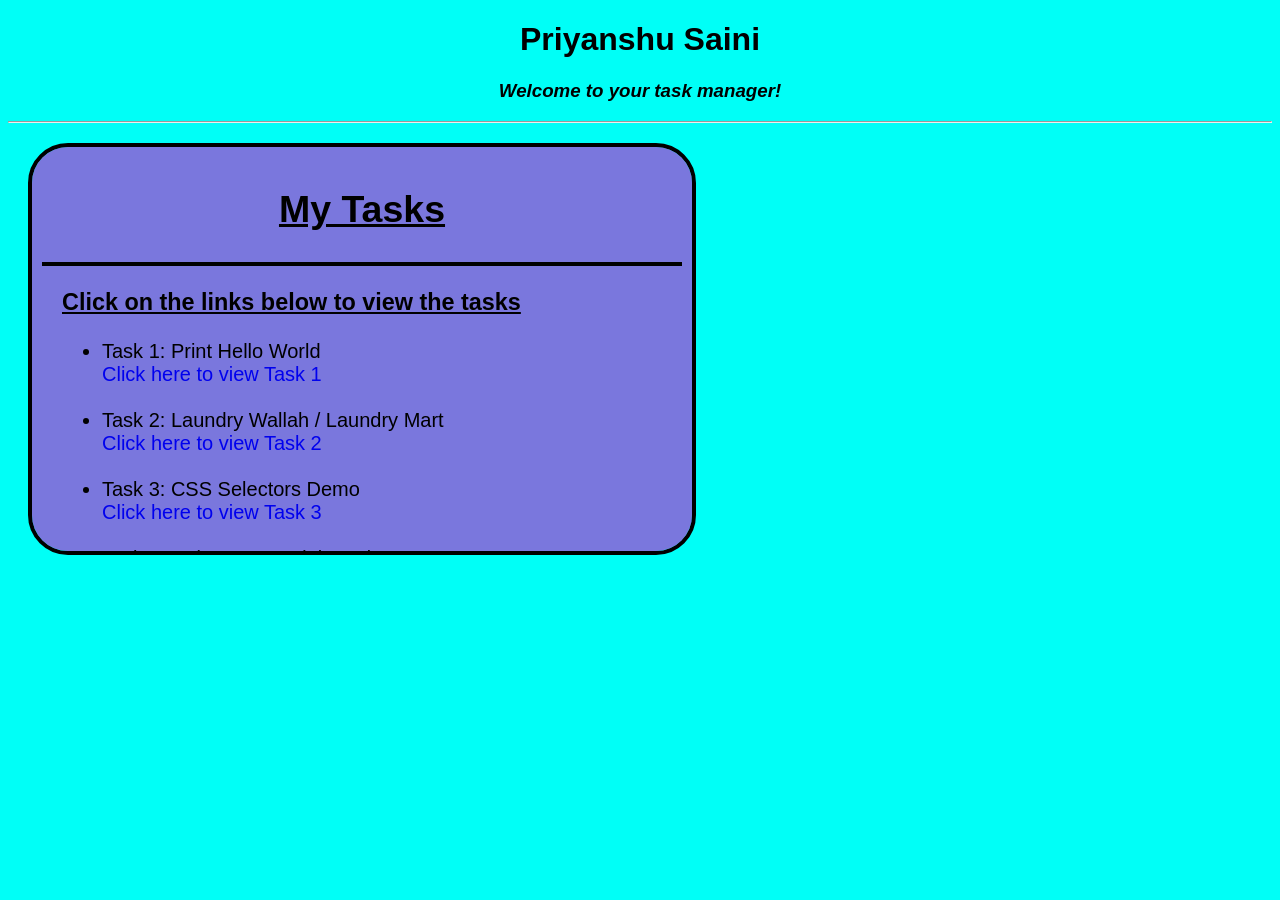
<file: index.html>
<!DOCTYPE html>
<html lang="en">

<head>
    <meta charset="UTF-8">
    <meta name="viewport" content="width=device-width, initial-scale=1.0">
    <title>My Tasks</title>
    <link rel="stylesheet" href="style.css">
    <link rel="shortcut icon" type="image/x-icon" href="favicon.ico">
</head>

<body>
    <header>
        <h1>Priyanshu Saini</h1>
        <h3><i>Welcome to your task manager!</i></h3>
        <hr />
    </header>

    <main>
        <section id="SubHead">
            <article></article>
                <h2><u>My Tasks</u></h2>
            </article>
        </section>
        <hr id="task-separator" />
        <section id="TaskLinks">
            <h3><u>Click on the links below to view the tasks</u></h3>
            <ul>
                <li>Task 1: Print Hello World<br />
                    <a target="_blank" href="Task1/Task1.html">Click here to view Task 1</a>
                </li>
                <br />
                <li>Task 2: Laundry Wallah / Laundry Mart<br />
                    <a target="_blank" href="Task2/Task2.html">Click here to view Task 2</a>
                </li>
                <br />
                <li>Task 3: CSS Selectors Demo<br />
                    <a target="_blank" href="Task3/Task3.html">Click here to view Task 3</a>
                </li>
                <br />
                <li>Task 4: Units, Box Models and Fonts<br />
                    <a target="_blank" href="Task4/Task4.html">Click here to view Task 4</a>
                </li>
                <br />
                <li>Task 5: Laundry Services Hero Section<br />
                    <a target="_blank" href="Task5/Task5.html">Click here to view Task 5</a>
                </li>
                <br />
                <li>Task 6: Laundry Services Login Page<br />
                    <a target="_blank" href="Task6/Task6.html">Click here to view Task 6</a>
                </li>
                <br />
                <li>Task 7: Laundry Services Home Page Responsive<br />
                    <a target="_blank" href="Task7/Task7.html">Click here to view Task 7</a>
                </li>
                <br />
                <li>Task 8: Laundry Services Hamburger Menu<br />
                    <a target="_blank" href="Task8/Task8.html">Click here to view Task 8</a>
                </li>
                <br />
                <li>Task 9: Button Interactive (Transforms)<br />
                    <a target="_blank" href="Task9/Task9.html">Click here to view Task 9</a>
                </li>
                <br />
                <li>Task 10: Adding Animation to The Image<br />
                    <a target="_blank" href="Task10/Task10.html">Click here to view Task 10</a>
                </li>
                <br />
            </ul>
        </section>
    </main>
</body>
</html>
</file>
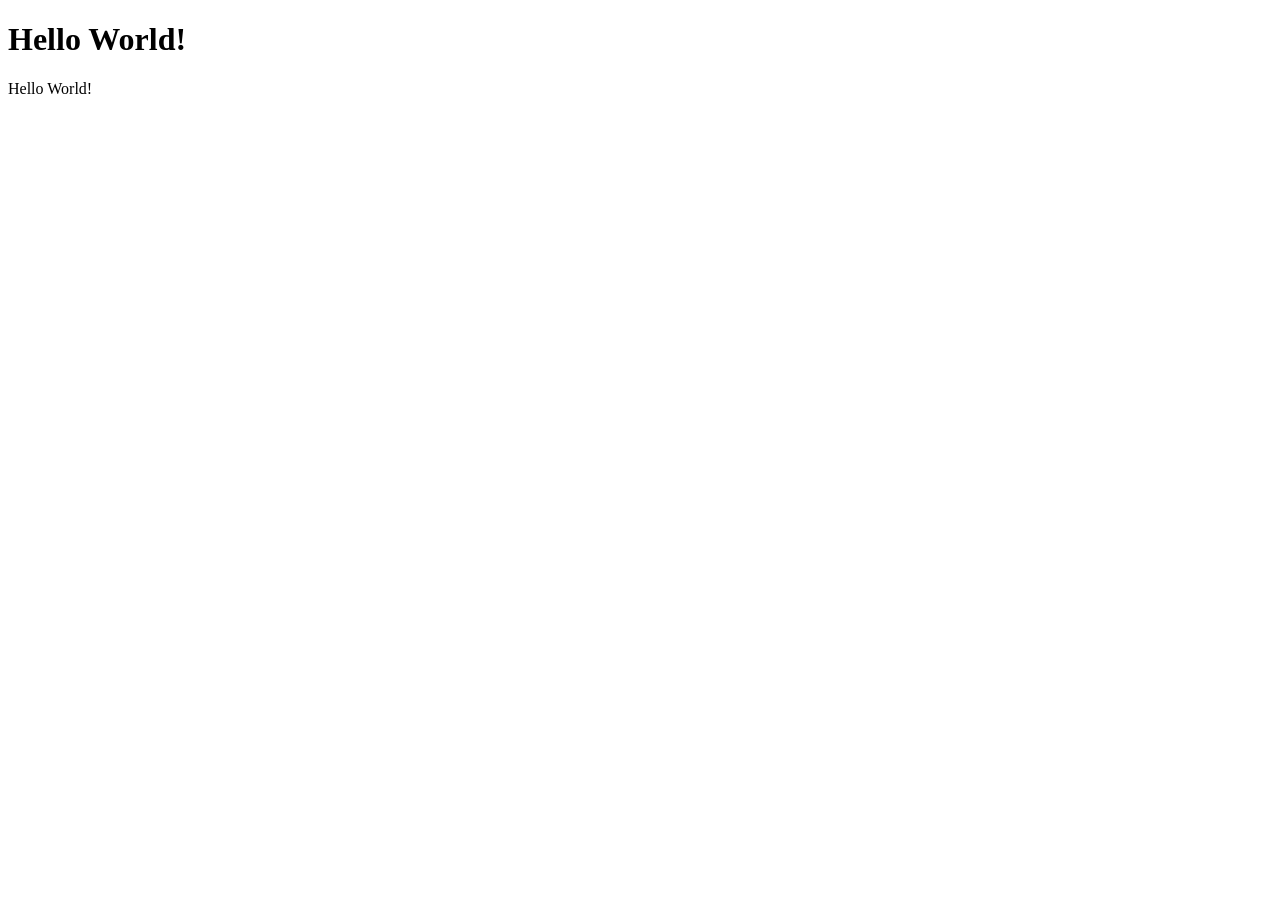
<file: Task1.html>
<!DOCTYPE html>
<html lang="en">
<head>
    <meta charset="UTF-8">
    <meta name="viewport" content="width=device-width, initial-scale=1.0">
    <title>Hello World</title>
</head>
<body>
        <h1>Hello World!</h1>
        <p>Hello World!</p>
</body>
</html>
</file>
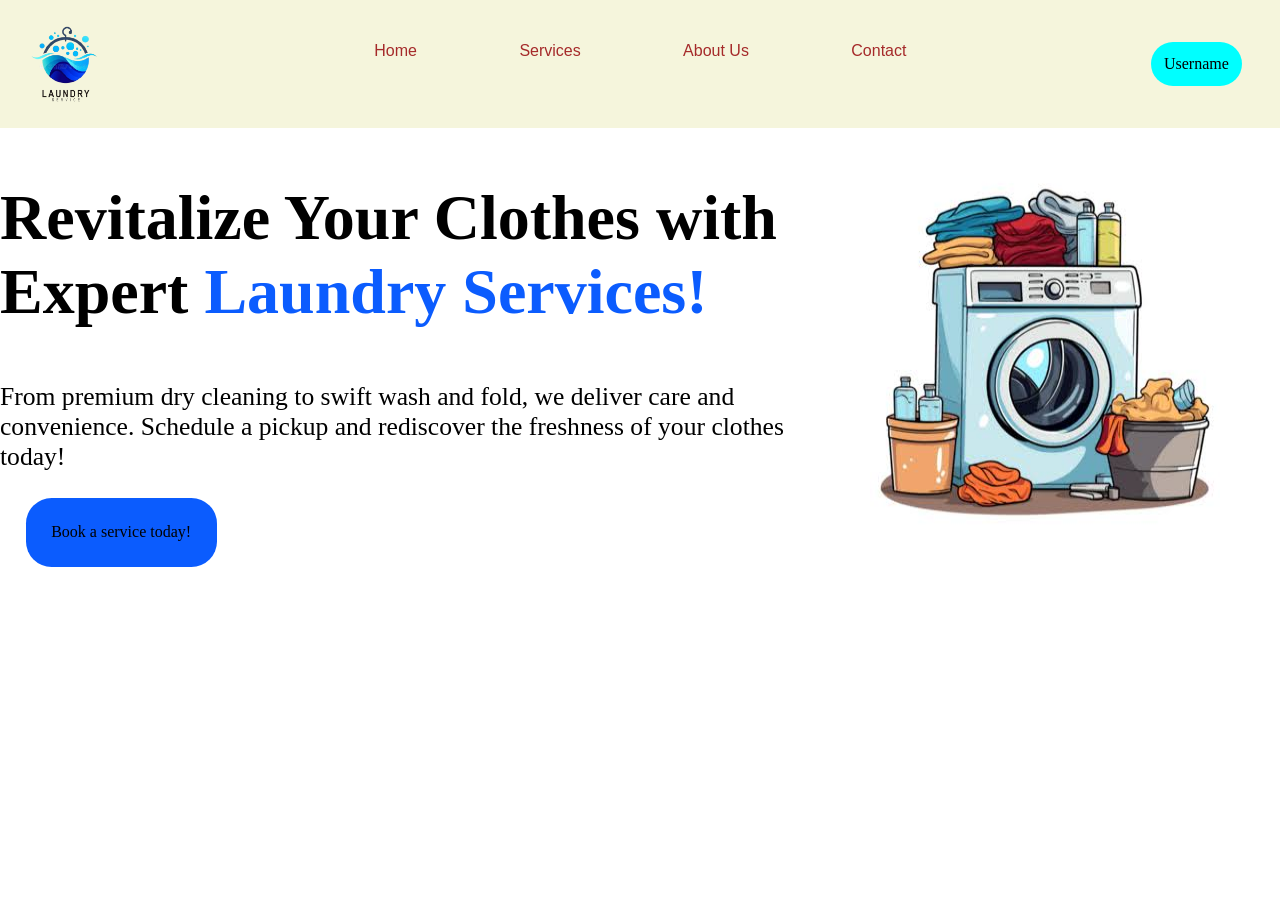
<file: Task10/Task10.html>
<!doctype html>
<html lang="en">
  <head>
    <meta charset="UTF-8" />
    <meta name="viewport" content="width=device-width, initial-scale=1.0" />
    <link rel="stylesheet" href="style.css" />
    <title>Laundry Services</title>
  </head>

  <body>
    <header>
      <img src="cart-template-196263011-removebg-preview.png" alt="" />
      <button class="hamburger" aria-label="Toggle menu">
        <span></span>
        <span></span>
        <span></span>
      </button>
      <ul>
        <li><a href="#">Home</a></li>
        <li><a href="#">Services</a></li>
        <li><a href="#">About Us</a></li>
        <li><a href="#">Contact</a></li>
      </ul>
      <span>Username</span>
    </header>

    <main>
      <section>
        <h1>
          Revitalize Your Clothes with Expert
          <span class="highlight">Laundry Services!</span>
        </h1>
        <div>
          From premium dry cleaning to swift wash and fold, we deliver care and
          convenience. Schedule a pickup and rediscover the freshness of your
          clothes today!
        </div>
        <a href="#">Book a service today!</a>
      </section>
      <img src="images (5).jpg" alt="" />
    </main>
  </body>
</html>
</file>
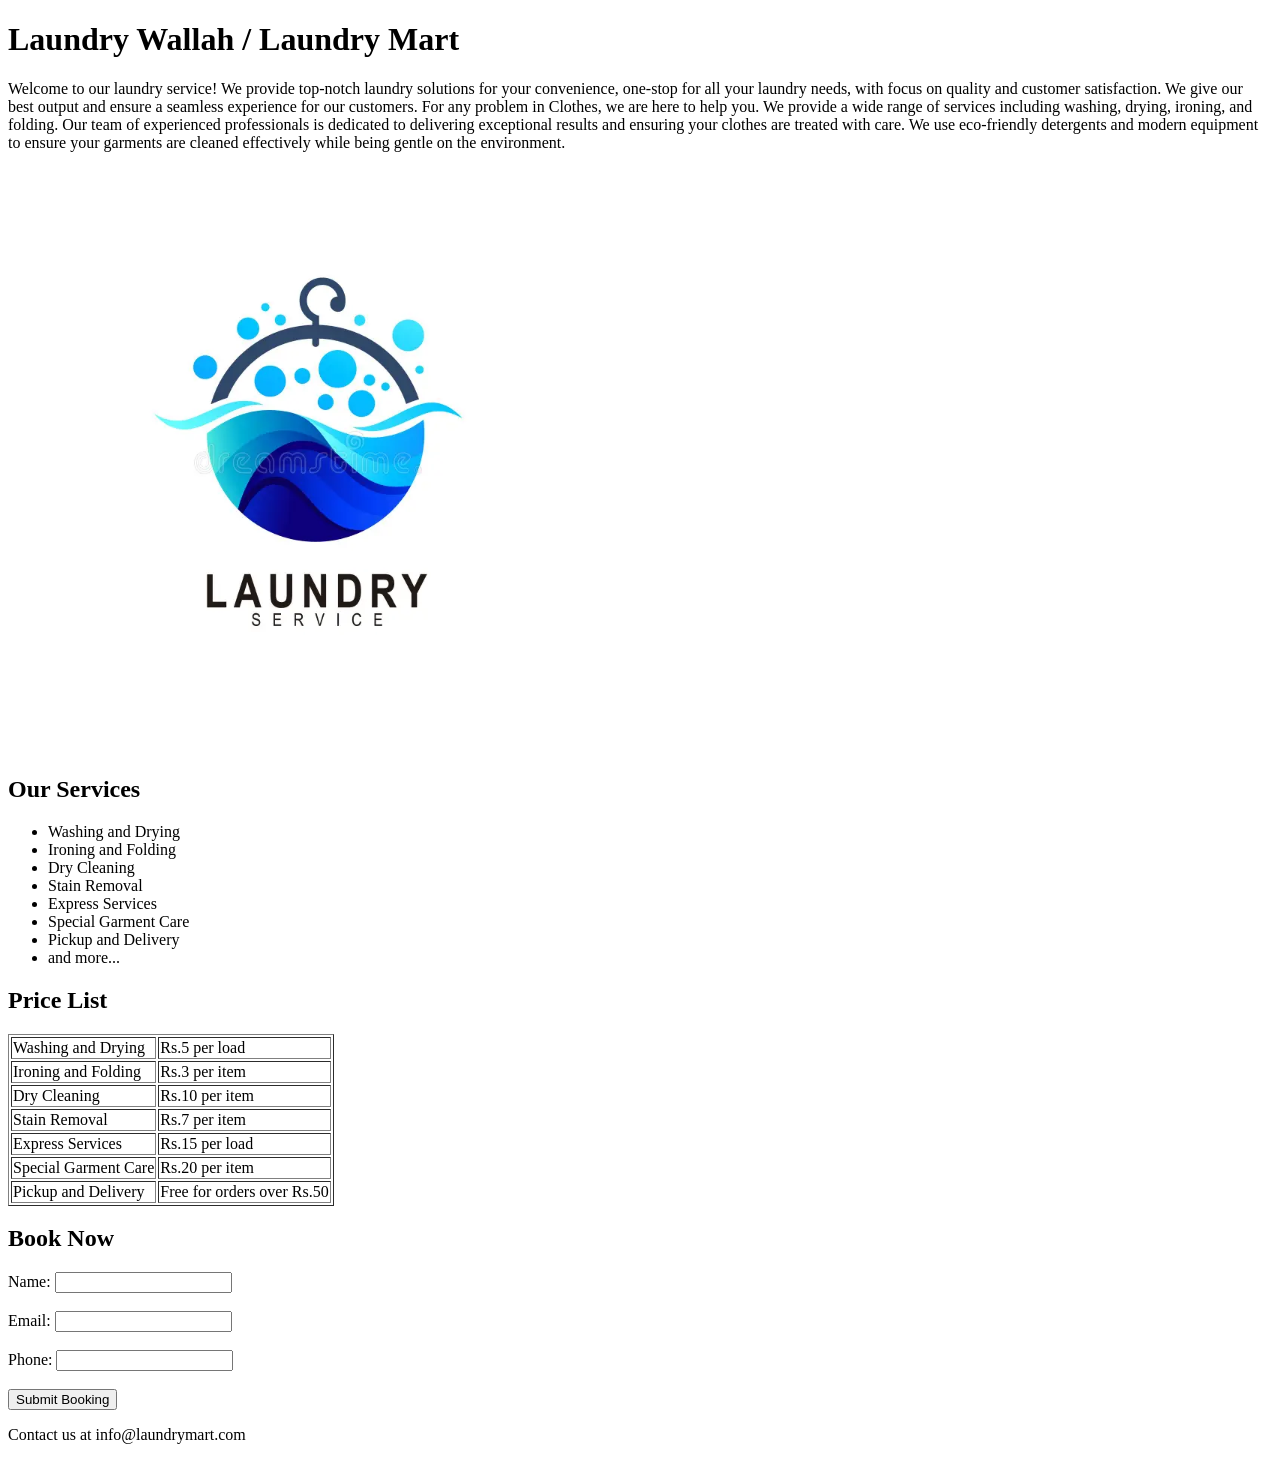
<file: Task2/Task2.html>
<!DOCTYPE html>
<html lang="en">
<head>
    <meta charset="UTF-8">
    <meta name="viewport" content="width=device-width, initial-scale=1.0">
    <title>Laundry Wallah / Laundry Mart </title>
</head>

<body>
    <h1>Laundry Wallah / Laundry Mart</h1>
    <section id="About"> Welcome to our laundry service! We provide top-notch laundry solutions for your
        convenience, one-stop for all your laundry needs, with focus on quality and
        customer satisfaction. We give our best output and ensure a seamless experience for our customers.
        For any problem in Clothes, we are here to help you. We provide a wide range of services including washing, drying, 
        ironing, and folding. Our team of experienced professionals is dedicated to delivering exceptional results and ensuring 
        your clothes are treated with care. We use eco-friendly detergents and modern equipment to ensure your garments are 
        cleaned effectively while being gentle on the environment.
    </section>
    <img style="width: 50%; max-width: 600px;" src="cart-template-196263011.webp" alt="">

    <main>
        <section id="services">
            <h2>Our Services</h2>
            <ul>
                <li>Washing and Drying</li>
                <li>Ironing and Folding</li>
                <li>Dry Cleaning</li>
                <li>Stain Removal</li>
                <li>Express Services</li>
                <li>Special Garment Care</li>
                <li>Pickup and Delivery</li>
                <li>and more...</li>
            </ul>
        </section>

        <section id="Prices">
            <h2>Price List</h2>
            <table border="1">
                <tr>
                    <td>Washing and Drying</td>
                    <td>Rs.5 per load</td>
                </tr>
                <tr>
                    <td>Ironing and Folding</td>
                    <td>Rs.3 per item</td>
                </tr>
                <tr>
                    <td>Dry Cleaning</td>
                    <td>Rs.10 per item</td>
                </tr>
                <tr>
                    <td>Stain Removal</td>
                    <td>Rs.7 per item</td>
                </tr>
                <tr>
                    <td>Express Services</td>
                    <td>Rs.15 per load</td>
                </tr>
                <tr>
                    <td>Special Garment Care</td>
                    <td>Rs.20 per item</td>
                </tr>
                <tr>
                    <td>Pickup and Delivery</td>
                    <td>Free for orders over Rs.50</td>
                </tr>
            </table>
        </section>

        <section id="Book">
            <h2>Book Now</h2>
            <form action="">
                <label for="name">Name:</label>
                <input type="text" id="name" name="name" required><br><br>

                <label for="email">Email:</label>
                <input type="email" id="email" name="email" required><br><br>

                <label for="phone">Phone:</label>
                <input type="tel" id="phone" name="phone" required><br><br>

                <input type="submit" value="Submit Booking">
            </form>
        </section>
    </main>

    <footer>
        <p>Contact us at info@laundrymart.com</p>
    </footer>
</body>

</html>
</file>
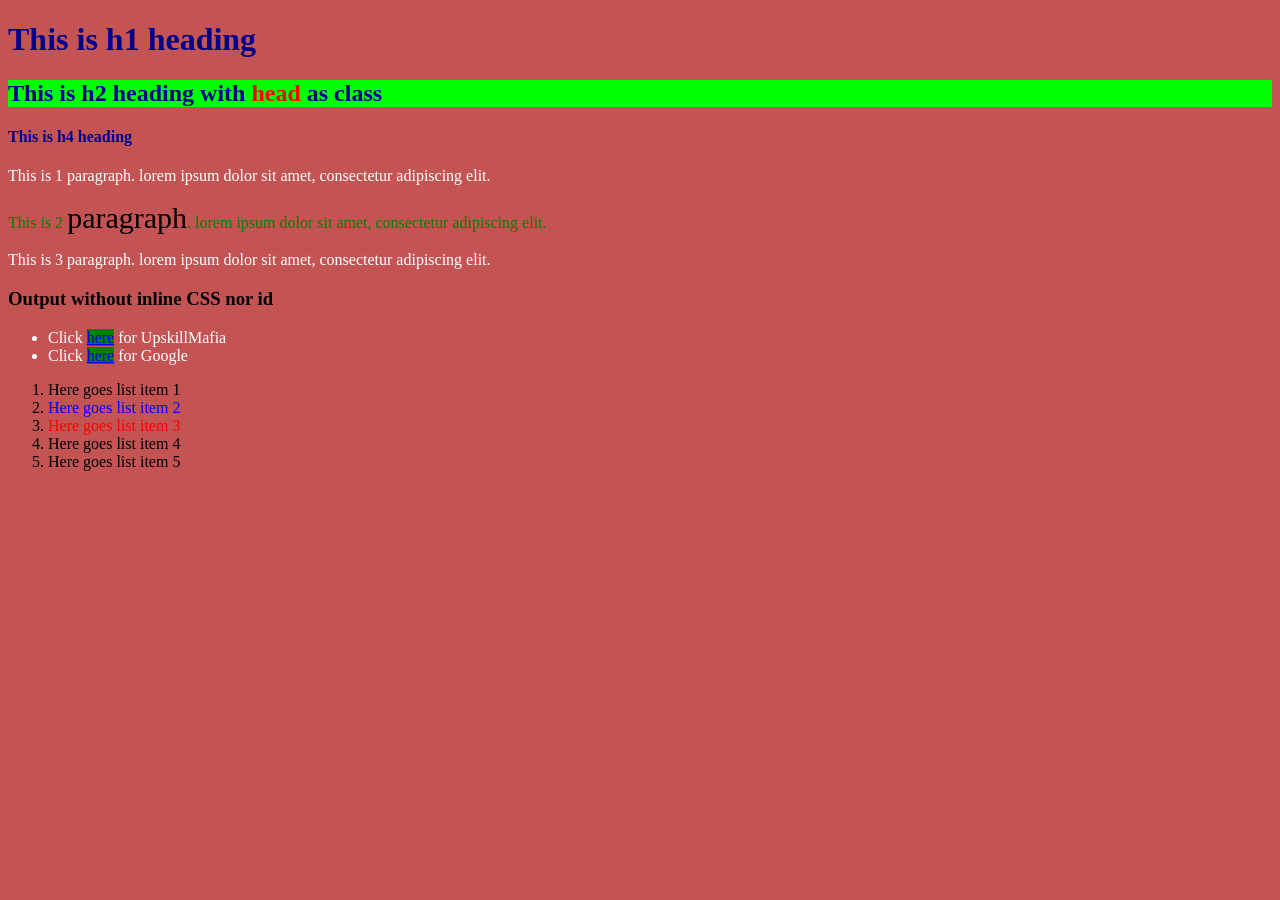
<file: Task3/Task3.html>
<!DOCTYPE html>
<html lang="en">

<head>
    <meta charset="UTF-8">
    <meta name="viewport" content="width=device-width, initial-scale=1.0">
    <title>CSS Selectors Demo</title>
    <link rel="stylesheet" href="style.css">
</head>

<body>

    <h1 class="head">This is h1 heading</h1>
    <h2 class="head" id="bglime">This is h2 heading with <span>head</span> as class</h2>
    <h4 class="head">This is h4 heading</h4>

    <p>This is 1 paragraph. lorem ipsum dolor sit amet, consectetur adipiscing elit.</p>
    <p id="para">This is 2 <span>paragraph</span>. lorem ipsum dolor sit amet, consectetur adipiscing elit.</p>
    <p>This is 3 paragraph. lorem ipsum dolor sit amet, consectetur adipiscing elit.</p>

    <h3>Output without inline CSS nor id</h3>
    <ul>
        <li>
            Click <a href="#">here</a> for UpskillMafia
        </li>
        <li>
            Click <a href="#">here</a> for Google
        </li>
    </ul>

    <ol>
        <li>Here goes list item 1</li>
        <li>
            <div>Here goes list item 2</div>
        </li>
        <li>
            <span>Here goes list item 3</span>
        </li>
        <li>Here goes list item 4</li>
        <li>Here goes list item 5</li>
    </ol>
</body>
</file>
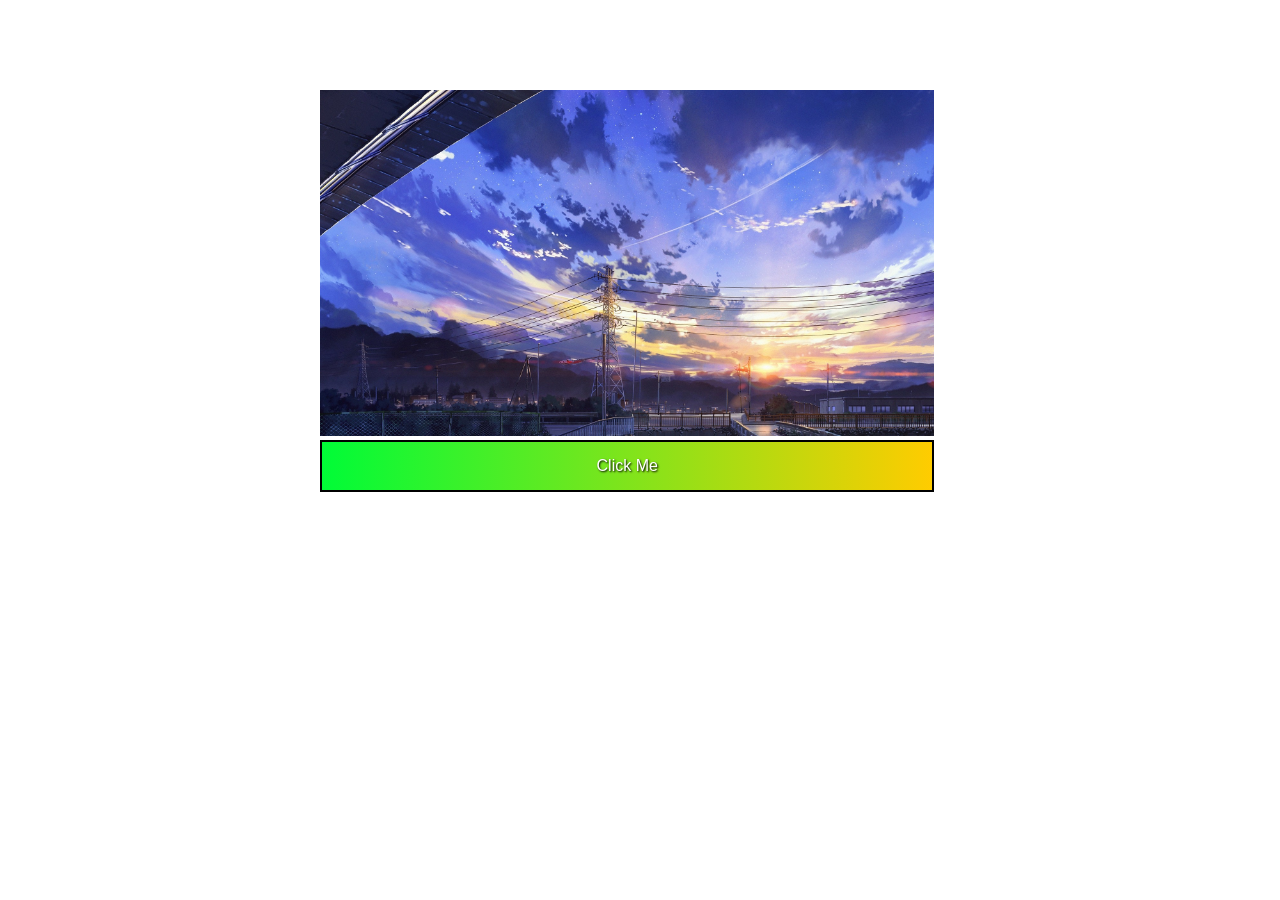
<file: Task4/Task4.html>
<!DOCTYPE html>
<html lang="en">
<head>
    <meta charset="UTF-8">
    <meta name="viewport" content="width=device-width, initial-scale=1.0">
    <link rel="stylesheet" href="style.css">
    <title>Units, Box Models and Fonts</title>
</head>
<body>
    <div class="container">
        <img src="desktop-1920x1080.jpg" alt="">
        <button>Click Me</button>
    </div>
</body>
</html>
</file>
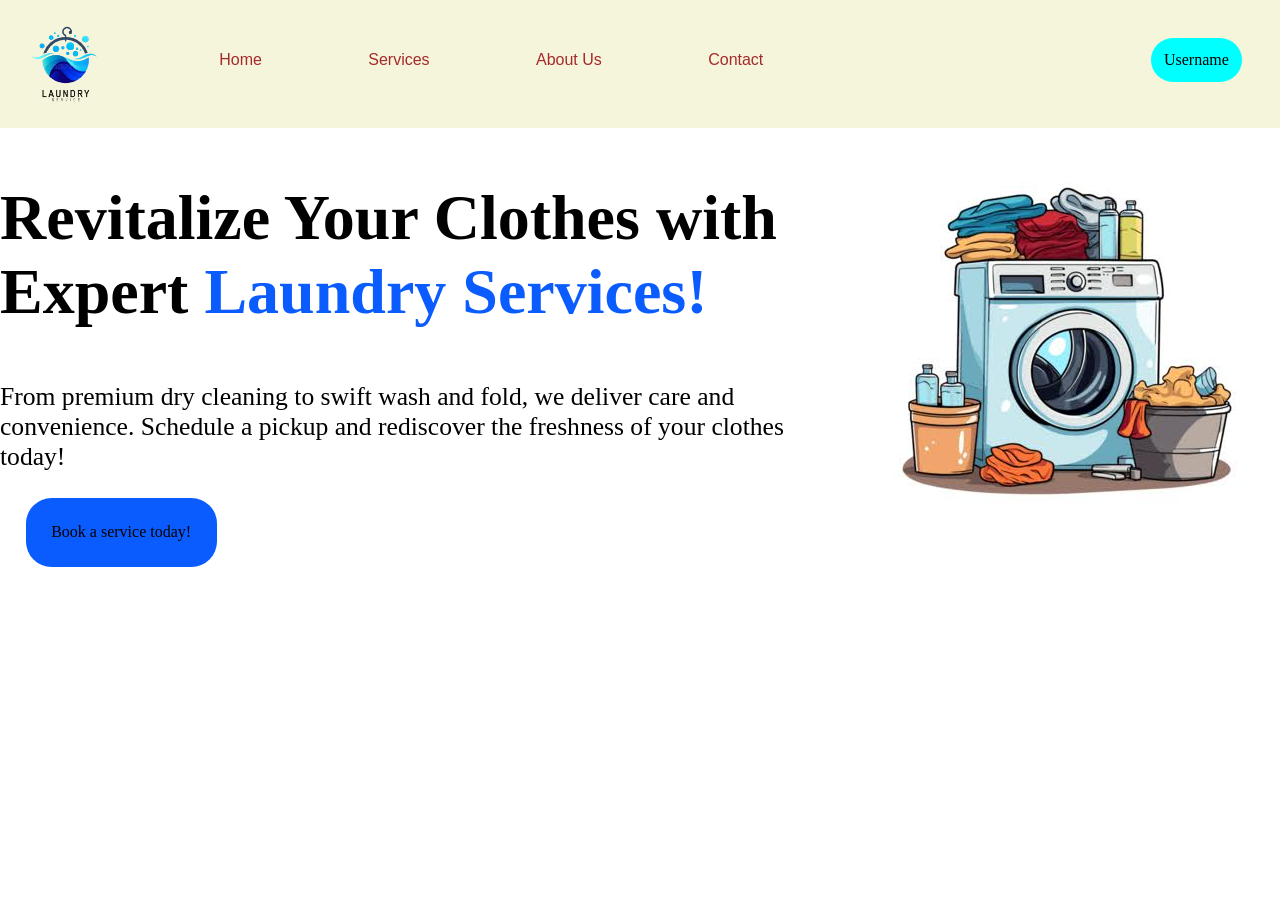
<file: Task5/Task5.html>
<!doctype html>
<html lang="en">
  <head>
    <meta charset="UTF-8" />
    <meta name="viewport" content="width=device-width, initial-scale=1.0" />
    <link rel="stylesheet" href="style.css" />
    <title>Laundry Services</title>
  </head>

  <body>
    <header>
      <img src="cart-template-196263011-removebg-preview.png" alt="" />
      <ul>
        <li><a href="#">Home</a></li>
        <li><a href="#">Services</a></li>
        <li><a href="#">About Us</a></li>
        <li><a href="#">Contact</a></li>
      </ul>
      <span>Username</span>
    </header>

    <main>
      <section>
        <h1>
          Revitalize Your Clothes with Expert
          <span class="highlight">Laundry Services!</span>
        </h1>
        <div>
          From premium dry cleaning to swift wash and fold, we deliver care and
          convenience. Schedule a pickup and rediscover the freshness of your
          clothes today!
        </div>
        <a href="#">Book a service today!</a>
      </section>
      <img src="images (5).jpg" alt="" />
    </main>
  </body>
</html>
</file>
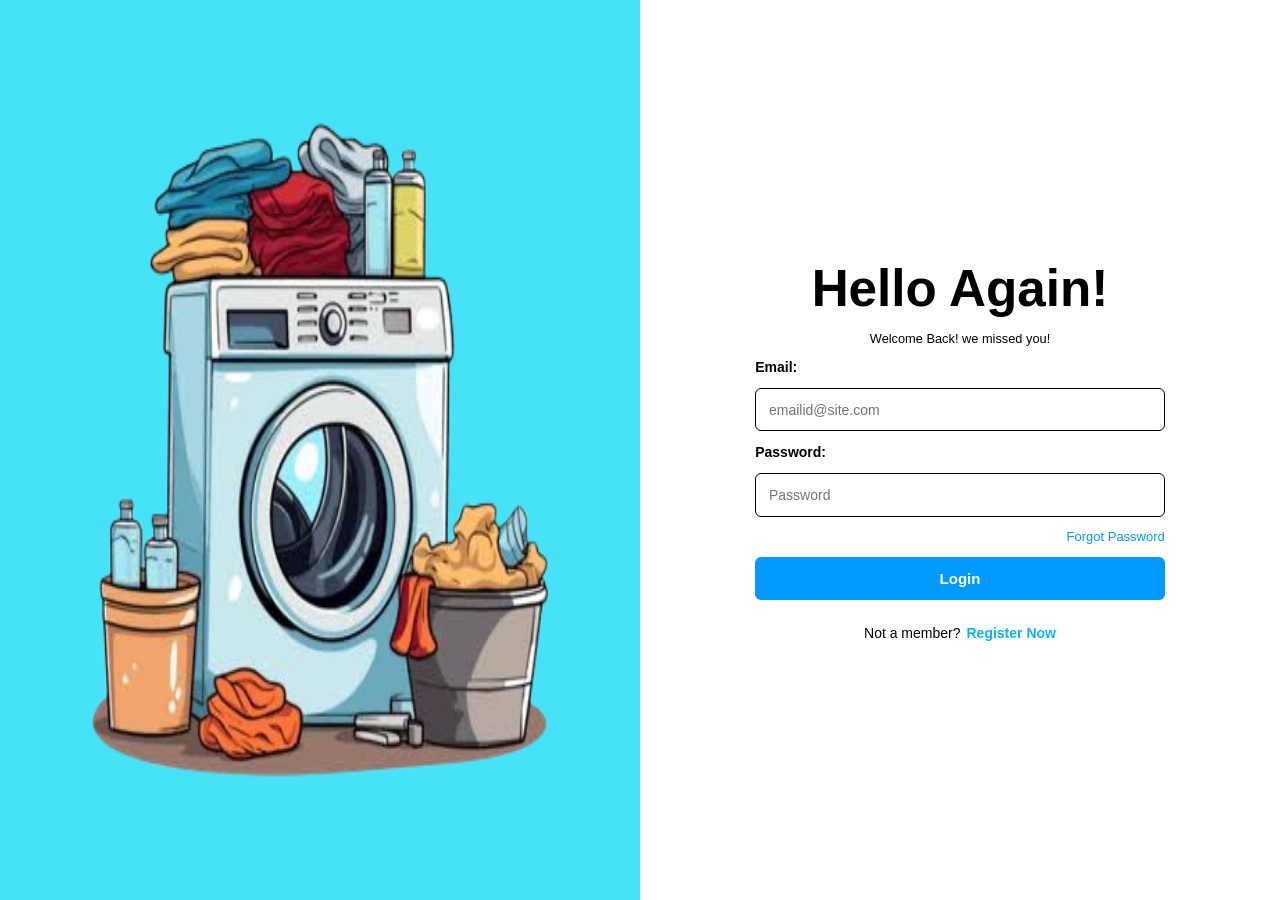
<file: Task6/Task6.html>
<!doctype html>
<html lang="en">
  <head>
    <meta charset="UTF-8" />
    <meta name="viewport" content="width=device-width, initial-scale=1.0" />
    <title>Login Page</title>
    <link rel="stylesheet" href="style.css" />
  </head>
  <body>
    <img src="images__5_-removebg-preview.png" alt="" />
    <div id="Form">
      <h1>Hello Again!</h1>
      <h2>Welcome Back! we missed you!</h2>
      <form>
        <div id="inputs">
          <label for="email">Email:</label>
          <input
            id="email"
            type="email"
            placeholder="emailid@site.com"
            title="Email"
          />
          <label for="password">Password:</label>
          <input
            id="password"
            type="password"
            placeholder="Password"
            title="Password"
          />
        </div>
        <button id="Forgot" type="button"><span>Forgot Password</span></button>
        <button id="Login" type="submit">Login</button>
        <div class="NotMem">
          <p>Not a member?</p>
          <p id="Register" href="#">Register Now</p>
        </div>
      </form>
    </div>
  </body>
</html>
</file>
<file: style.css>
body {
  background-color: rgb(0, 255, 247);
  font-family: Arial, sans-serif;
}

header {
  text-align: center;
}

#task-separator {
  border: 2px solid black;
}

main {
  margin: 20px;
  padding: 10px;
  background-color: rgba(198, 36, 206, 0.618);
  border: 4px solid black;
  border-radius: 40px;
  text-align: justify;
  width: 50vw;
  height: 30vw;
  overflow: auto;
  scrollbar-width: none;
}

#SubHead {
  margin: 20px;
  text-align: center;
  font-size: 25px;
}

#TaskLinks {
  margin: 20px;
  font-size: 20px;
}

a {
  text-decoration: none;
}

li :hover {
  color: lightgreen;
}

@media (max-width: 768px) {
  main {
    margin: 20px;
    padding: 10px;
    background-color: rgba(198, 36, 206, 0.618);
    border: 4px solid black;
    border-radius: 40px;
    text-align: justify;
    width: 80vw;
    height: 50vw;
    overflow: auto;
    scrollbar-width: none;
  }
}

@media (max-width: 426px) {
  main {
    margin: 20px;
    padding: 10px;
    background-color: rgba(198, 36, 206, 0.618);
    border: 4px solid black;
    border-radius: 40px;
    text-align: justify;
    width: 80vw;
    height: 150vw;
    overflow: auto;
    scrollbar-width: none;
  }

  h3 {
    font-size: 5vw;
  }

  li {
    font-size: 4vw;
  }
}
</file>
<file: Task10/style.css>
body {
  margin: 0;
  padding: 0;
  width: 100vw;
}

header {
  height: 10vw;
  background-color: beige;
  display: flex;
  align-items: center;
  justify-content: space-between;
}

header > img {
  display: inline-block;
  width: auto;
  height: 10vw;
}

header > ul {
  display: flex;
  align-items: center;
  margin: 0vw 0vw 2vw;
}

ul > li {
  display: inline-block;
  border-radius: 2vw;
  margin: 2vw 1vw;
  padding: 2vw;
}

li > a {
  padding: 1vw;
  color: brown;
  text-decoration: none;
  font-family: "Franklin Gothic Medium", "Arial Narrow", Arial, sans-serif;
}

li > a:hover {
  background-color: azure;
  border-radius: 2vw;
  padding: 1vw;
}

header > span {
  margin: 3vw;
  background-color: aqua;
  border-radius: 2vw;
  padding: 1vw;
}

.hamburger {
  display: none;
  flex-direction: column;
  justify-content: space-between;
  width: 8vw;
  height: 6vw;
  cursor: pointer;
  margin-right: 3vw;
  background: none;
  border: none;
  padding: 0;
}

.hamburger span {
  display: block;
  height: 0.8vw;
  width: 100%;
  background-color: brown;
  border-radius: 1vw;
}

main {
  display: flex;
  overflow-x: hidden;
}

main > img {
  margin: 2vw;
  padding: 1vw;
  float: right;
  animation-name: abc;
  animation-duration: 3s;
  animation-iteration-count: infinite;
  --r: 2vw;
}

@keyframes abc {
  0% {
    transform: translateX(calc(-1 * var(--r))) rotate(0deg) translateX(var(--r)) rotate(0deg) scale(1, 1);
  }
  10% {
    transform: translateX(calc(-1 * var(--r))) rotate(0deg) translateX(var(--r)) rotate(0deg) scale(1.25, 0.75);
  }
  20% {
    transform: translateX(calc(-1 * var(--r))) rotate(0deg) translateX(var(--r)) rotate(0deg) scale(1, 1);
  }
  80%, 100% {
    transform: translateX(calc(-1 * var(--r))) rotate(360deg) translateX(var(--r)) rotate(-360deg) scale(1, 1);
  }
}

main > section {
  width: 65vw;
  height: 35vw;
  display: inline-block;
  overflow: hidden;
}

h1 {
  font-size: 5vw;
}

h1 > .highlight {
  color: rgb(11, 92, 254);
}

div {
  font-size: 2vw;
}

section > a {
  display: inline-block;
  margin: 2vw;
  padding: 2vw;
  background-color: rgb(11, 92, 254);
  border-radius: 2vw;
  text-decoration: none;
  color: black;
  transition: transform 1s ease;
}

section > a:hover {
  transform: scale(1.2) rotate(-10deg);
}

@media (max-width: 1024px) {
  header {
    height: 10vw;
    background-color: beige;
  }

  header > img {
    height: 10vw;
  }

  main > section {
    width: 60vw;
    display: inline-block;
    overflow: visible;
  }

  h1 {
    font-size: 4.5vw;
  }

  div {
    font-size: 1.8vw;
  }
}

@media (max-width: 768px) {
  header {
    height: 10vw;
    background-color: beige;
  }

  header > img {
    height: 8vw;
  }

  ul > li {
    margin: 1vw 0.5vw;
    padding: 1vw;
  }

  li > a {
    padding: 0.7vw;
    font-size: 1.6vw;
  }

  header > span {
    margin: 2vw;
    padding: 0.8vw;
    font-size: 1.6vw;
  }

  main > img {
    width: 40vw;
  }

  main > section {
    width: 60vw;
    display: inline-block;
    overflow: visible;
  }

  h1 {
    font-size: 4vw;
  }

  div {
    font-size: 1.6vw;
  }

  section > a {
    font-size: 1.6vw;
  }
}

@media (max-width: 426px) {
  header {
    height: 15vw;
    background-color: beige;
    position: relative;
  }

  header > img {
    height: 10vw;
  }

  .hamburger {
    display: flex;
  }

  header > ul {
    display: flex;
    position: absolute;
    top: 15vw;
    right: 0;
    width: 60vw;
    height: 0;
    overflow: hidden;
    background-color: black;
    flex-direction: column;
    align-items: flex-start;
    justify-content: center;
    margin: 0;
    padding: 0 5vw;
  }

  .hamburger:focus ~ ul {
    height: 100vh;
    transform: translateX(0);
  }

  header > ul li > a {
    color: white;
    font-size: 5vw;
  }

  header > span {
    margin: 3vw;
    padding: 1vw;
    font-size: 3vw;
  }

  main {
    display: flex;
    flex-direction: column;
  }

  main > img {
    margin: 2vw;
    padding: 1vw;
    width: 95vw;
  }

  main > section {
    margin: 1vw;
    padding: 2vw;
    width: 99vw;
    height: auto;
    display: inline-block;
    overflow: visible;
  }

  h1 {
    font-size: 10vw;
  }

  div {
    font-size: 6vw;
  }

  section > a {
    font-size: 6vw;
  }
}
</file>
<file: Task3/style.css>
body{
    background-color: rgb(196, 84, 84);
}

.head{
    color: darkblue;
}

#bglime{
    background-color: lime;
}

#bglime span{
    color:red;
}

p{
    color:white;
}

#para{
    color: green;
}

#para span{
    color:black;
    font-size: 30px;
}

ul{
    color: white;
}

ul a{
    background-color: green;
}

ol > li > span{
    color: red;
}

ol > li > div{
    color: blue;
}
</file>
<file: Task4/style.css>
* {
    box-sizing: border-box;
}

body {
    margin: 10vh 25vw;
}

.container img {
    width: 48vw;
}

.container button {
    margin: 0px;
    width: 48vw;
    background: linear-gradient(to right, #00fc37, #ffcc00);
    border: 2px solid #000;
    color: white;
    padding: 15px 32px;
    text-align: center;
    text-shadow: 1px 1px 2px black;
    font-family: 'Lucida Sans', 'Lucida Sans Regular', 'Lucida Grande', 'Lucida Sans Unicode', Geneva, Verdana, sans-serif;
    font-size: 16px;
    cursor: pointer;
}
</file>
<file: Task5/style.css>
body {
    margin: 0;
    padding: 0;
    width: 100vw;
}

header{
    height: 10vw;
    background-color: beige;
}

header > img{
    display: inline-block;
    width: auto;
    height: 10vw;
    float: left;
    
}

header > ul{
    display: inline-block;
    margin: 0vw 0vw 2vw;
}

ul > li{
    display: inline-block;
    border-radius: 2vw;
    margin: 2vw 1vw;
    padding: 2vw;
}

li > a{
    padding: 1vw;
    color: brown;
    text-decoration: none;
    font-family: 'Franklin Gothic Medium', 'Arial Narrow', Arial, sans-serif;
}

li > a:hover{
    background-color: azure;
    border-radius: 2vw;
    padding: 1vw;
}

header > span{
    float: right;
    margin: 3vw;
    background-color: aqua;
    border-radius: 2vw;
    padding: 1vw;
}


main > img{
    margin: 2vw;
    padding: 1vw;
    float: right;
}

main > section{
    width: 65vw;
    height: 35vw;
    display: inline-block;
    overflow: hidden;
}

h1{
    font-size: 5vw;
}

h1 > .highlight{
    color: rgb(11, 92, 254);
}

div{
    font-size: 2vw;
}

section > a{
    display: inline-block;
    margin: 2vw;
    padding: 2vw;
    background-color: rgb(11, 92, 254);
    border-radius: 2vw;
    text-decoration: none;
    color: black;
}
</file>
<file: Task6/style.css>
* {
  box-sizing: border-box;
}

body {
  margin: 0;
  height: 100vh;
  display: flex;
  font-family: Arial, Helvetica, sans-serif;
}

img {
  flex:50%;
  height: 100vh;
  width: 50%;
  padding: 6vw;
  background-color: rgba(9, 218, 246, 0.748);
}

#Form {
  flex:50%;
  display: flex;
  flex-direction: column;
  justify-content: center;
  align-items: center;
  padding: 4vw;
  gap: 1vw;
}

h1, h2 {
  text-align: center;
  margin: 0;
}

h1 {
  font-size: 4vw;
}

h2 {
  font-size: 1vw;
  font-weight: normal;
}

form {
  display: grid;
  width: 100%;
  max-width: 32vw;
  gap: 1vw;
}

#inputs {
  display: grid;
  gap: 1vw;
}

label {
  font-size: 14px;
  font-weight: bold;
}

input {
  padding: 1vw;
  border: 1px solid #000000;
  border-radius: 6px;
  font-size: 14px;
}

#Forgot {
  justify-self: end;
  background: none;
  border: none;
  color: rgb(0, 153, 255);
  font-size: 13px;
  cursor: pointer;
  padding: 0;
}

#Forgot:hover {
  text-decoration: underline;
}

#Login {
  background-color: rgb(0, 153, 255);
  color: white;
  border: none;
  border-radius: 6px;
  padding: 1vw;
  font-size: 15px;
  font-weight: bold;
  cursor: pointer;
  transition: background-color 0.2s ease;
}

#Login:hover {
  background-color: rgba(9, 150, 210, 1);
}

.NotMem {
  display: flex;
  justify-content: center;
  gap: 6px;
  margin-top: 12px;
  font-size: 14px;
}

.NotMem p {
  margin: 0;
}

#Register {
  color: rgb(9, 180, 246);
  cursor: pointer;
  font-weight: bold;
}

#Register:hover {
  text-decoration: underline;
}
</file>
